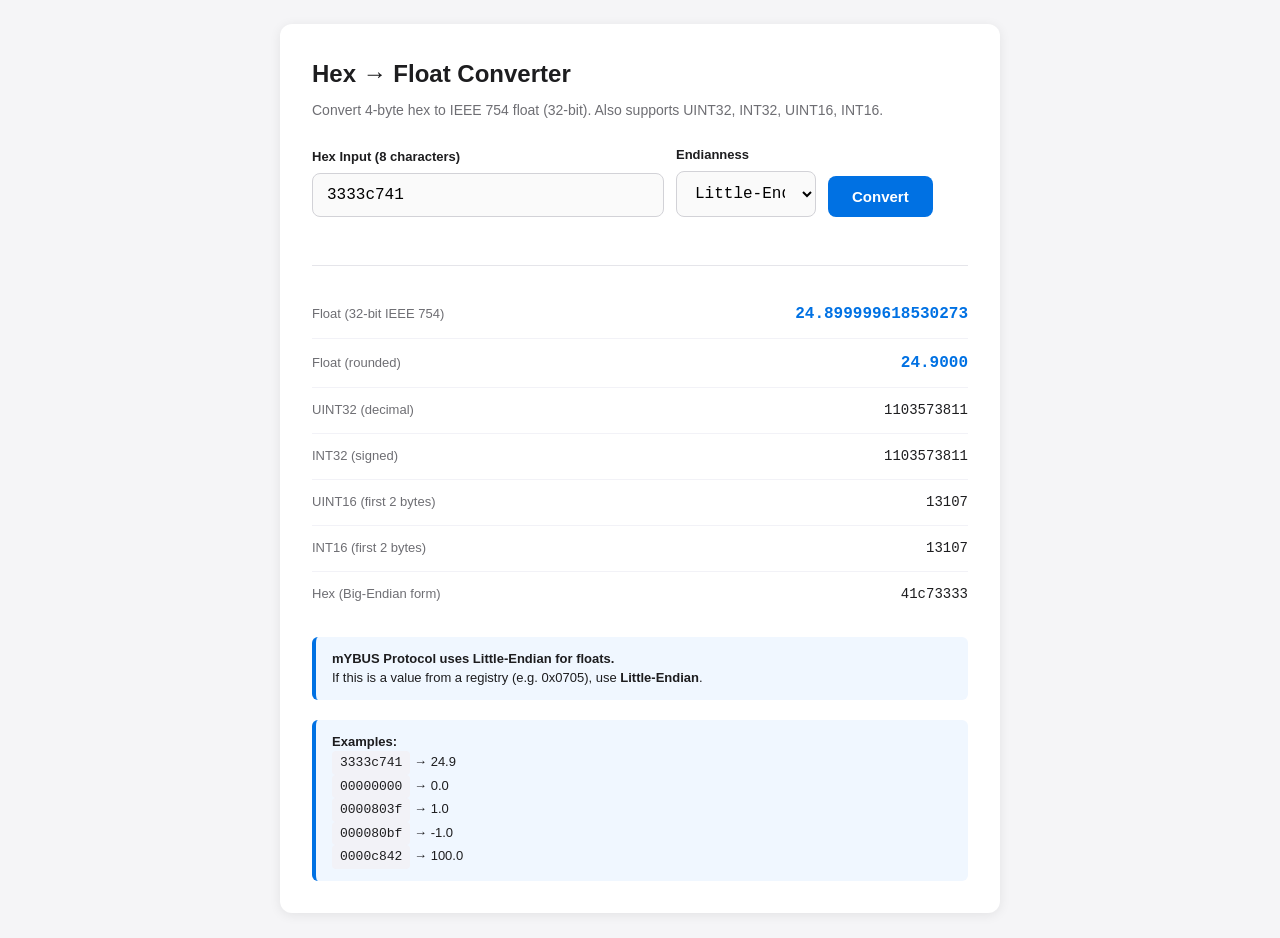
<file: test/hex-to-float.html>
<!DOCTYPE html>
<html lang="en">
<head>
<meta charset="UTF-8">
<meta name="viewport" content="width=device-width, initial-scale=1.0">
<title>Hex to Float Converter</title>
<style>
  * { box-sizing: border-box; margin: 0; padding: 0; }
  body {
    font-family: 'Segoe UI', Tahoma, sans-serif;
    background: #f5f5f7;
    color: #1d1d1f;
    padding: 24px;
    line-height: 1.5;
  }
  .container {
    max-width: 720px;
    margin: 0 auto;
    background: #ffffff;
    border-radius: 12px;
    padding: 32px;
    box-shadow: 0 2px 12px rgba(0,0,0,0.08);
  }
  h1 {
    font-size: 24px;
    font-weight: 600;
    margin-bottom: 8px;
    color: #1d1d1f;
  }
  .subtitle {
    font-size: 14px;
    color: #6e6e73;
    margin-bottom: 24px;
  }
  .field {
    margin-bottom: 20px;
  }
  label {
    display: block;
    font-size: 13px;
    font-weight: 600;
    color: #1d1d1f;
    margin-bottom: 6px;
  }
  input[type="text"], select {
    width: 100%;
    padding: 12px 14px;
    font-size: 16px;
    font-family: 'Consolas', 'Menlo', monospace;
    border: 1px solid #d2d2d7;
    border-radius: 8px;
    background: #fafafa;
    transition: border-color 0.15s;
  }
  input[type="text"]:focus, select:focus {
    outline: none;
    border-color: #0071e3;
    background: #ffffff;
  }
  .row {
    display: flex;
    gap: 12px;
    align-items: flex-end;
  }
  .row > .field {
    flex: 1;
  }
  .row > .field.small {
    flex: 0 0 140px;
  }
  button {
    padding: 12px 24px;
    font-size: 15px;
    font-weight: 600;
    border: none;
    border-radius: 8px;
    background: #0071e3;
    color: #ffffff;
    cursor: pointer;
    transition: background 0.15s;
  }
  button:hover { background: #0077ed; }
  button:active { background: #006edb; }
  .results {
    margin-top: 28px;
    padding-top: 24px;
    border-top: 1px solid #e5e5ea;
  }
  .result-item {
    display: flex;
    justify-content: space-between;
    align-items: center;
    padding: 12px 0;
    border-bottom: 1px solid #f2f2f7;
  }
  .result-item:last-child { border-bottom: none; }
  .result-label {
    font-size: 13px;
    color: #6e6e73;
    font-weight: 500;
  }
  .result-value {
    font-family: 'Consolas', 'Menlo', monospace;
    font-size: 16px;
    font-weight: 600;
    color: #0071e3;
    text-align: right;
    word-break: break-all;
  }
  .result-value.secondary {
    color: #1d1d1f;
    font-weight: 500;
    font-size: 14px;
  }
  .hint {
    margin-top: 20px;
    padding: 12px 16px;
    background: #f0f7ff;
    border-left: 4px solid #0071e3;
    border-radius: 6px;
    font-size: 13px;
    color: #1d1d1f;
  }
  .error {
    margin-top: 20px;
    padding: 12px 16px;
    background: #fff0f0;
    border-left: 4px solid #ff3b30;
    border-radius: 6px;
    font-size: 14px;
    color: #ff3b30;
    font-weight: 500;
  }
  .example {
    display: inline-block;
    padding: 2px 8px;
    background: #f2f2f7;
    border-radius: 4px;
    font-family: 'Consolas', monospace;
    font-size: 13px;
    color: #1d1d1f;
    cursor: pointer;
  }
  .example:hover { background: #e5e5ea; }
</style>
</head>
<body>
<div class="container">
  <h1>Hex → Float Converter</h1>
  <p class="subtitle">
    Convert 4-byte hex to IEEE 754 float (32-bit).
    Also supports UINT32, INT32, UINT16, INT16.
  </p>

  <div class="row">
    <div class="field" style="flex: 2;">
      <label for="hex">Hex Input (8 characters)</label>
      <input type="text" id="hex" value="3333c741" placeholder="e.g. 3333c741" maxlength="8">
    </div>
    <div class="field small">
      <label for="endian">Endianness</label>
      <select id="endian">
        <option value="le" selected>Little-Endian</option>
        <option value="be">Big-Endian</option>
      </select>
    </div>
    <div class="field small">
      <button onclick="convert()">Convert</button>
    </div>
  </div>

  <div id="output"></div>

  <div class="hint">
    <strong>Examples:</strong><br>
    <span class="example" onclick="fillExample('3333c741')">3333c741</span> → 24.9<br>
    <span class="example" onclick="fillExample('00000000')">00000000</span> → 0.0<br>
    <span class="example" onclick="fillExample('0000803f')">0000803f</span> → 1.0<br>
    <span class="example" onclick="fillExample('000080bf')">000080bf</span> → -1.0<br>
    <span class="example" onclick="fillExample('0000c842')">0000c842</span> → 100.0
  </div>
</div>

<script>
function hexToBytes(hex) {
  const bytes = new Uint8Array(4);
  for (let i = 0; i < 4; i++) {
    bytes[i] = parseInt(hex.substr(i * 2, 2), 16);
  }
  return bytes;
}

function convert() {
  const hexInput = document.getElementById('hex').value.trim().toLowerCase();
  const endian = document.getElementById('endian').value;
  const littleEndian = endian === 'le';
  const output = document.getElementById('output');

  // Validate input
  if (!/^[0-9a-f]{8}$/.test(hexInput)) {
    output.innerHTML = '<div class="error">Invalid hex: must be exactly 8 hex characters (4 bytes).</div>';
    return;
  }

  const bytes = hexToBytes(hexInput);
  const buffer = bytes.buffer;
  const view = new DataView(buffer);

  // Convert
  const float32 = view.getFloat32(0, littleEndian);
  const uint32  = view.getUint32(0, littleEndian);
  const int32   = view.getInt32(0, littleEndian);

  // UINT16 / INT16 (from first 2 bytes only)
  const uint16 = view.getUint16(0, littleEndian);
  const int16  = view.getInt16(0, littleEndian);

  // Hex string (reversed for Big-Endian)
  const hexReversed = littleEndian
    ? hexInput.match(/../g).reverse().join('')
    : hexInput;

  // Build output
  let html = '<div class="results">';

  html += `
    <div class="result-item">
      <span class="result-label">Float (32-bit IEEE 754)</span>
      <span class="result-value">${float32}</span>
    </div>
  `;

  html += `
    <div class="result-item">
      <span class="result-label">Float (rounded)</span>
      <span class="result-value">${float32.toFixed(4)}</span>
    </div>
  `;

  html += `
    <div class="result-item">
      <span class="result-label">UINT32 (decimal)</span>
      <span class="result-value secondary">${uint32}</span>
    </div>
  `;

  html += `
    <div class="result-item">
      <span class="result-label">INT32 (signed)</span>
      <span class="result-value secondary">${int32}</span>
    </div>
  `;

  html += `
    <div class="result-item">
      <span class="result-label">UINT16 (first 2 bytes)</span>
      <span class="result-value secondary">${uint16}</span>
    </div>
  `;

  html += `
    <div class="result-item">
      <span class="result-label">INT16 (first 2 bytes)</span>
      <span class="result-value secondary">${int16}</span>
    </div>
  `;

  html += `
    <div class="result-item">
      <span class="result-label">Hex (Big-Endian form)</span>
      <span class="result-value secondary">${hexReversed}</span>
    </div>
  `;

  html += '</div>';

  // Add a small hint about mYBUS usage
  html += `
    <div class="hint" style="margin-top: 20px;">
      <strong>mYBUS Protocol uses Little-Endian for floats.</strong><br>
      If this is a value from a registry (e.g. 0x0705), use <strong>Little-Endian</strong>.
    </div>
  `;

  output.innerHTML = html;
}

function fillExample(hex) {
  document.getElementById('hex').value = hex;
  convert();
}

// Auto-convert on page load
window.addEventListener('DOMContentLoaded', convert);
</script>
</body>
</html>
</file>
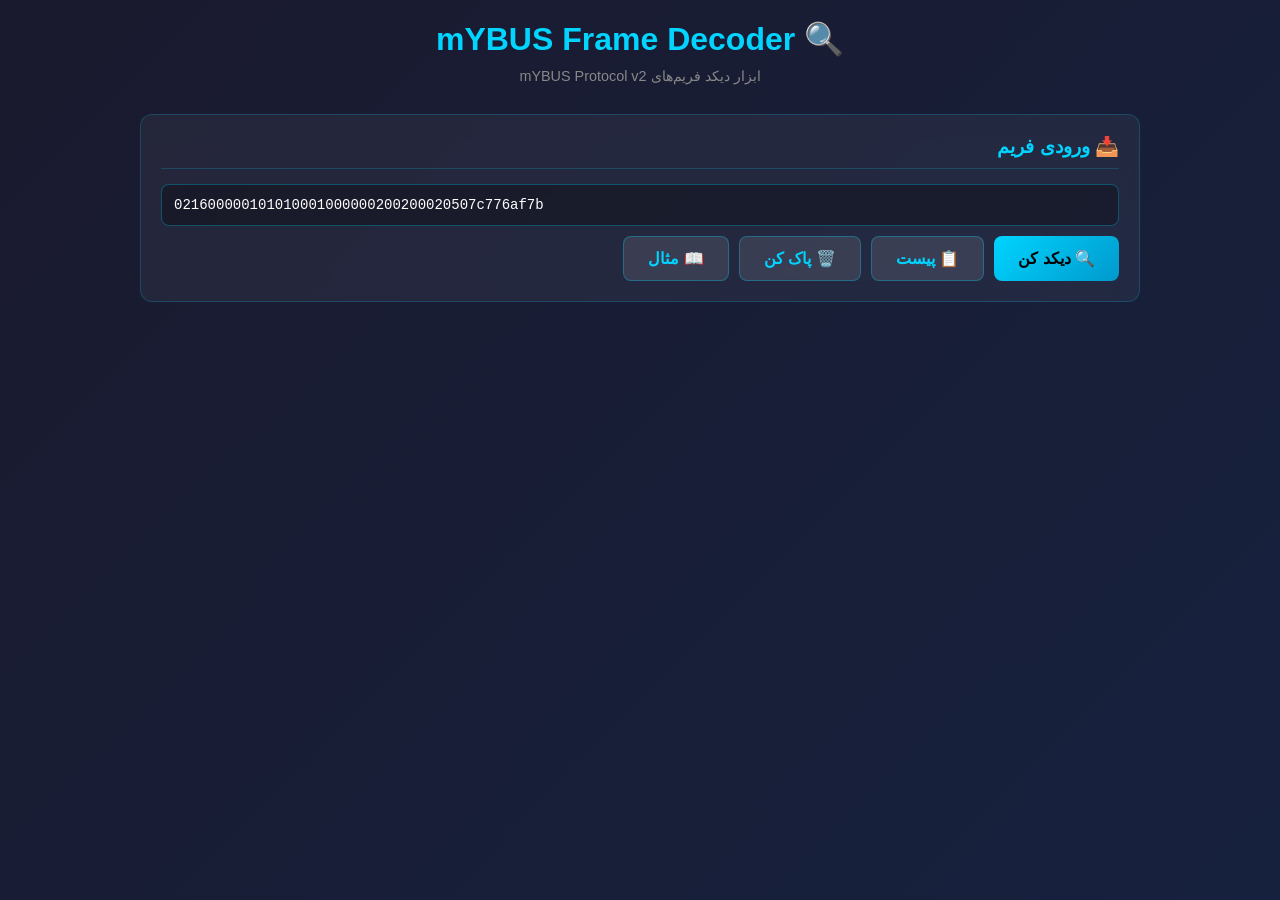
<file: test/mybus_decoder.html>
<!DOCTYPE html>
<html lang="fa" dir="rtl">
<head>
    <meta charset="UTF-8">
    <meta name="viewport" content="width=device-width, initial-scale=1.0">
    <title>mYBUS Frame Decoder</title>
    <style>
        * {
            box-sizing: border-box;
            margin: 0;
            padding: 0;
        }

        body {
            font-family: 'Segoe UI', Tahoma, sans-serif;
            background: linear-gradient(135deg, #1a1a2e 0%, #16213e 100%);
            color: #eee;
            min-height: 100vh;
            padding: 20px;
        }

        .container {
            max-width: 1000px;
            margin: 0 auto;
        }

        h1 {
            text-align: center;
            color: #00d4ff;
            margin-bottom: 10px;
            font-size: 2em;
        }

        .subtitle {
            text-align: center;
            color: #888;
            margin-bottom: 30px;
            font-size: 0.9em;
        }

        .card {
            background: rgba(255, 255, 255, 0.05);
            border: 1px solid rgba(0, 212, 255, 0.2);
            border-radius: 12px;
            padding: 20px;
            margin-bottom: 20px;
            backdrop-filter: blur(10px);
        }

        .card h2 {
            color: #00d4ff;
            margin-bottom: 15px;
            font-size: 1.2em;
            border-bottom: 1px solid rgba(0, 212, 255, 0.2);
            padding-bottom: 10px;
        }

        input[type="text"], textarea {
            width: 100%;
            padding: 12px;
            background: rgba(0, 0, 0, 0.3);
            border: 1px solid rgba(0, 212, 255, 0.3);
            border-radius: 8px;
            color: #fff;
            font-family: 'Courier New', monospace;
            font-size: 14px;
            direction: ltr;
            text-align: left;
        }

        input[type="text"]:focus, textarea:focus {
            outline: none;
            border-color: #00d4ff;
            box-shadow: 0 0 10px rgba(0, 212, 255, 0.3);
        }

        button {
            background: linear-gradient(135deg, #00d4ff, #0099cc);
            color: #000;
            border: none;
            padding: 12px 24px;
            border-radius: 8px;
            font-size: 16px;
            font-weight: bold;
            cursor: pointer;
            margin-top: 10px;
            transition: transform 0.2s, box-shadow 0.2s;
        }

        button:hover {
            transform: translateY(-2px);
            box-shadow: 0 5px 20px rgba(0, 212, 255, 0.4);
        }

        button:active {
            transform: translateY(0);
        }

        .btn-group {
            display: flex;
            gap: 10px;
            flex-wrap: wrap;
        }

        .btn-secondary {
            background: rgba(255, 255, 255, 0.1);
            color: #00d4ff;
            border: 1px solid rgba(0, 212, 255, 0.3);
        }

        .btn-secondary:hover {
            background: rgba(0, 212, 255, 0.1);
        }

        table {
            width: 100%;
            border-collapse: collapse;
            margin-top: 10px;
        }

        th, td {
            padding: 10px 12px;
            text-align: left;
            border-bottom: 1px solid rgba(255, 255, 255, 0.1);
            font-size: 14px;
        }

        th {
            color: #00d4ff;
            font-weight: bold;
            background: rgba(0, 212, 255, 0.05);
        }

        tr:hover {
            background: rgba(0, 212, 255, 0.05);
        }

        .value {
            font-family: 'Courier New', monospace;
            color: #ffcc00;
            direction: ltr;
        }

        .hex-dump {
            font-family: 'Courier New', monospace;
            background: rgba(0, 0, 0, 0.4);
            padding: 15px;
            border-radius: 8px;
            direction: ltr;
            text-align: left;
            font-size: 13px;
            line-height: 1.8;
            overflow-x: auto;
            white-space: pre;
        }

        .hex-dump .offset {
            color: #666;
        }

        .hex-dump .byte {
            color: #00d4ff;
        }

        .hex-dump .ascii {
            color: #ffcc00;
        }

        .hex-dump .highlight {
            background: rgba(0, 212, 255, 0.3);
            border-radius: 3px;
            padding: 1px 2px;
        }

        .status-pass {
            color: #00ff88;
            font-weight: bold;
        }

        .status-fail {
            color: #ff4466;
            font-weight: bold;
        }

        .status-warn {
            color: #ffcc00;
            font-weight: bold;
        }

        .grid-2 {
            display: grid;
            grid-template-columns: 1fr 1fr;
            gap: 15px;
        }

        @media (max-width: 600px) {
            .grid-2 {
                grid-template-columns: 1fr;
            }
        }

        .info-box {
            background: rgba(0, 212, 255, 0.1);
            border-left: 3px solid #00d4ff;
            padding: 10px 15px;
            border-radius: 5px;
            margin-top: 10px;
            font-size: 0.9em;
        }

        .error-box {
            background: rgba(255, 68, 102, 0.1);
            border-left: 3px solid #ff4466;
            padding: 10px 15px;
            border-radius: 5px;
            margin-top: 10px;
            font-size: 0.9em;
        }

        .tag {
            display: inline-block;
            padding: 2px 8px;
            border-radius: 4px;
            font-size: 0.8em;
            font-weight: bold;
        }

        .tag-ok {
            background: rgba(0, 255, 136, 0.2);
            color: #00ff88;
        }

        .tag-err {
            background: rgba(255, 68, 102, 0.2);
            color: #ff4466;
        }

        .tag-warn {
            background: rgba(255, 204, 0, 0.2);
            color: #ffcc00;
        }
    </style>
</head>
<body>
    <div class="container">
        <h1>🔍 mYBUS Frame Decoder</h1>
        <p class="subtitle">ابزار دیکد فریم‌های mYBUS Protocol v2</p>

        <!-- Input Section -->
        <div class="card">
            <h2>📥 ورودی فریم</h2>
            <input type="text" id="frameInput" 
                   placeholder="مثال: 021600000101010001000000200200020507c776af7b"
                   value="021600000101010001000000200200020507c776af7b">
            <div class="btn-group">
                <button onclick="decodeFrame()">🔍 دیکد کن</button>
                <button class="btn-secondary" onclick="pasteFromClipboard()">📋 پیست</button>
                <button class="btn-secondary" onclick="clearInput()">🗑️ پاک کن</button>
                <button class="btn-secondary" onclick="loadExample()">📖 مثال</button>
            </div>
        </div>

        <!-- Header Section -->
        <div class="card" id="headerCard" style="display:none;">
            <h2>📋 Header (16 bytes)</h2>
            <table id="headerTable">
                <thead>
                    <tr>
                        <th>فیلد</th>
                        <th>Offset</th>
                        <th>مقدار</th>
                        <th>توضیح</th>
                    </tr>
                </thead>
                <tbody id="headerBody"></tbody>
            </table>
        </div>

        <!-- Payload Section -->
        <div class="card" id="payloadCard" style="display:none;">
            <h2>📦 Payload</h2>
            <div id="payloadContent"></div>
        </div>

        <!-- CRC Section -->
        <div class="card" id="crcCard" style="display:none;">
            <h2>🔐 CRC32</h2>
            <div id="crcContent"></div>
        </div>

        <!-- Hex Dump Section -->
        <div class="card" id="hexCard" style="display:none;">
            <h2>🔢 Hex Dump</h2>
            <div class="hex-dump" id="hexDump"></div>
        </div>

        <!-- Analysis Section -->
        <div class="card" id="analysisCard" style="display:none;">
            <h2>📊 تحلیل</h2>
            <div id="analysisContent"></div>
        </div>
    </div>

    <script>
        // ============================================================
        // CRC32 (IEEE 802.3)
        // ============================================================
        const crc32Table = (() => {
            const table = new Uint32Array(256);
            for (let i = 0; i < 256; i++) {
                let c = i;
                for (let k = 0; k < 8; k++) {
                    c = (c & 1) ? (0xEDB88320 ^ (c >>> 1)) : (c >>> 1);
                }
                table[i] = c;
            }
            return table;
        })();

        function crc32(bytes) {
            let crc = 0xFFFFFFFF;
            for (let i = 0; i < bytes.length; i++) {
                crc = crc32Table[(crc ^ bytes[i]) & 0xFF] ^ (crc >>> 8);
            }
            return (crc ^ 0xFFFFFFFF) >>> 0;
        }

        // ============================================================
        // Constants
        // ============================================================
        const COMMANDS = {
            0: 'INVALID',
            1: 'SET_ADDRESS',
            2: 'READ_REGISTRY',
            3: 'WRITE_REGISTRY',
            4: 'PING',
            5: 'WHO_IS'
        };

        const INTERFACES = {
            0: 'SCU',
            1: 'WiFi',
            2: 'Ethernet',
            3: 'Serial',
            4: 'PLC',
            5: 'KNX',
            6: 'Radio'
        };

        const DATA_TYPES = {
            0: 'BIT',
            1: 'UINT8',
            2: 'UINT16',
            3: 'UINT32',
            4: 'INT8',
            5: 'INT16',
            6: 'INT32',
            7: 'FLOAT',
            8: 'STRING',
            9: 'STRUCT',
            10: 'JSON'
        };

        // ============================================================
        // Decoder
        // ============================================================
        function decodeFrame() {
            const input = document.getElementById('frameInput').value.trim();
            
            // حذف فاصله‌ها و کاراکترهای اضافی
            const hexStr = input.replace(/[\s\-:]/g, '');
            
            if (!/^[0-9a-fA-F]+$/.test(hexStr)) {
                alert('❌ ورودی معتبر نیست. فقط کاراکترهای hex مجازند.');
                return;
            }
            
            if (hexStr.length % 2 !== 0) {
                alert('❌ تعداد کاراکترها باید زوج باشد.');
                return;
            }
            
            const bytes = new Uint8Array(hexStr.length / 2);
            for (let i = 0; i < bytes.length; i++) {
                bytes[i] = parseInt(hexStr.substr(i * 2, 2), 16);
            }
            
            if (bytes.length < 20) {
                alert('❌ فریم خیلی کوتاه است (حداقل ۲۰ بایت).');
                return;
            }
            
            // Parse header
            const hdr = {
                protocolVersion: bytes[0],
                length: bytes[1] | (bytes[2] << 8),
                sequence: bytes[3],
                interfaceId: bytes[4],
                zone: bytes[5],
                deviceId: bytes[6],
                reserved: bytes[7],
                requestNumber: bytes[8] | (bytes[9] << 8),
                qos: bytes[10],
                options: bytes[11],
                flags: bytes[12],
                security: bytes[13],
                compression: bytes[14],
                command: bytes[15]
            };
            
            // Payload
            const payloadLen = Math.max(0, bytes.length - 20);
            const payload = bytes.slice(16, 16 + payloadLen);
            
            // CRC
            const crcReceived = (bytes[bytes.length - 4] | 
                                (bytes[bytes.length - 3] << 8) |
                                (bytes[bytes.length - 2] << 16) |
                                (bytes[bytes.length - 1] << 24)) >>> 0;
            const crcCalculated = crc32(bytes.slice(0, bytes.length - 4));
            
            // Render
            renderHeader(hdr, bytes.length);
            renderPayload(hdr, payload);
            renderCRC(crcReceived, crcCalculated, bytes);
            renderHexDump(bytes);
            renderAnalysis(hdr, payload, bytes, crcReceived, crcCalculated);
            
            // Show cards
            document.getElementById('headerCard').style.display = 'block';
            document.getElementById('payloadCard').style.display = 'block';
            document.getElementById('crcCard').style.display = 'block';
            document.getElementById('hexCard').style.display = 'block';
            document.getElementById('analysisCard').style.display = 'block';
        }

        // ============================================================
        // Render Header
        // ============================================================
        function renderHeader(hdr, actualLen) {
            const rows = [
                ['Protocol Version', '0', hdr.protocolVersion, 
                 hdr.protocolVersion === 2 ? '✅ mYBUS v2' : '❌ نسخه نامعتبر'],
                ['Length', '1-2', hdr.length, 
                 hdr.length === actualLen ? '✅ مطابق' : `⚠️ واقعی: ${actualLen}`],
                ['Sequence', '3', hdr.sequence, ''],
                ['Interface', '4', hdr.interfaceId, 
                 INTERFACES[hdr.interfaceId] || 'نامشخص'],
                ['Zone', '5', hdr.zone, ''],
                ['Device ID', '6', hdr.deviceId, ''],
                ['Reserved', '7', hdr.reserved, 
                 hdr.reserved === 0 ? '✅' : '⚠️ باید ۰ باشد'],
                ['Request Number', '8-9', hdr.requestNumber, ''],
                ['QoS', '10', hdr.qos, ''],
                ['Options', '11', hdr.options, ''],
                ['Flags', '12', `0x${hdr.flags.toString(16).padStart(2, '0')}`, 
                 getFlagsDesc(hdr.flags)],
                ['Security', '13', `0x${hdr.security.toString(16).padStart(2, '0')}`, 
                 getSecurityDesc(hdr.security)],
                ['Compression', '14', hdr.compression, 
                 hdr.compression === 0 ? 'بدون فشرده‌سازی' : ''],
                ['Command', '15', hdr.command, 
                 COMMANDS[hdr.command] || 'نامشخص']
            ];
            
            const tbody = document.getElementById('headerBody');
            tbody.innerHTML = rows.map(([field, offset, value, desc]) => 
                `<tr>
                    <td><strong>${field}</strong></td>
                    <td class="value">${offset}</td>
                    <td class="value">${value}</td>
                    <td>${desc}</td>
                </tr>`
            ).join('');
        }

        // ============================================================
        // Render Payload
        // ============================================================
        function renderPayload(hdr, payload) {
            const container = document.getElementById('payloadContent');
            
            if (payload.length === 0) {
                container.innerHTML = '<p class="status-warn">⚠️ Payload خالی است</p>';
                return;
            }
            
            let html = `
                <table>
                    <tr>
                        <th>طول</th>
                        <td class="value">${payload.length} bytes</td>
                    </tr>
                    <tr>
                        <th>Hex</th>
                        <td class="value">${Array.from(payload).map(b => b.toString(16).padStart(2, '0')).join(' ')}</td>
                    </tr>
                </table>
            `;
            
            // اگر Registry باشد
            if (hdr.command === 2 || hdr.command === 3) {
                if (payload.length >= 2) {
                    const regAddr = payload[0] | (payload[1] << 8);
                    html += `
                        <div class="info-box">
                            <strong>📝 Registry:</strong><br>
                            Address: <span class="value">0x${regAddr.toString(16).padStart(4, '0')}</span><br>
                    `;
                    
                    if (payload.length > 2) {
                        const value = payload.slice(2);
                        html += `
                            Value (${value.length} bytes): 
                            <span class="value">${Array.from(value).map(b => b.toString(16).padStart(2, '0')).join(' ')}</span><br>
                            Value (decoded): <span class="value">${Array.from(value).join(', ')}</span>
                        `;
                    }
                    
                    html += '</div>';
                }
            }
            
            container.innerHTML = html;
        }

        // ============================================================
        // Render CRC
        // ============================================================
        function renderCRC(received, calculated, bytes) {
            const match = received === calculated;
            const container = document.getElementById('crcContent');
            
            container.innerHTML = `
                <table>
                    <tr>
                        <th>CRC دریافتی</th>
                        <td class="value">0x${received.toString(16).padStart(8, '0').toUpperCase()}</td>
                    </tr>
                    <tr>
                        <th>CRC محاسبه‌شده</th>
                        <td class="value">0x${calculated.toString(16).padStart(8, '0').toUpperCase()}</td>
                    </tr>
                    <tr>
                        <th>وضعیت</th>
                        <td class="${match ? 'status-pass' : 'status-fail'}">
                            ${match ? '✅ مطابقت دارد' : '❌ مطابقت ندارد'}
                        </td>
                    </tr>
                </table>
                ${!match ? `
                    <div class="error-box">
                        <strong>⚠️ هشدار:</strong> CRC مطابقت ندارد. فریم ممکن است:
                        <ul style="margin-top: 5px; margin-right: 20px;">
                            <li>خراب شده باشد</li>
                            <li>رمزنگاری‌شده باشد</li>
                            <li>ناقص باشد</li>
                        </ul>
                    </div>
                ` : ''}
            `;
        }

        // ============================================================
        // Render Hex Dump
        // ============================================================
        function renderHexDump(bytes) {
            const container = document.getElementById('hexDump');
            let html = '';
            
            for (let i = 0; i < bytes.length; i += 16) {
                const chunk = bytes.slice(i, i + 16);
                const offset = i.toString(16).padStart(4, '0');
                
                let hexPart = '';
                for (let j = 0; j < 16; j++) {
                    if (j < chunk.length) {
                        hexPart += chunk[j].toString(16).padStart(2, '0');
                    } else {
                        hexPart += '  ';
                    }
                    if (j === 7) hexPart += ' ';
                    hexPart += ' ';
                }
                
                let asciiPart = '';
                for (let j = 0; j < chunk.length; j++) {
                    const b = chunk[j];
                    asciiPart += (b >= 32 && b <= 126) ? String.fromCharCode(b) : '.';
                }
                
                html += `<span class="offset">${offset}</span>  ${hexPart} <span class="ascii">|${asciiPart}|</span>\n`;
            }
            
            container.innerHTML = html;
        }

        // ============================================================
        // Render Analysis
        // ============================================================
        function renderAnalysis(hdr, payload, bytes, crcReceived, crcCalculated) {
            const container = document.getElementById('analysisContent');
            const issues = [];
            const successes = [];
            
            // Check protocol
            if (hdr.protocolVersion === 2) {
                successes.push('پروتکل mYBUS v2 صحیح');
            } else {
                issues.push(`پروتکل باید 2 باشد، اما ${hdr.protocolVersion} است`);
            }
            
            // Check length
            if (hdr.length === bytes.length) {
                successes.push('طول فریم صحیح');
            } else {
                issues.push(`طول اعلام‌شده (${hdr.length}) با طول واقعی (${bytes.length}) مطابقت ندارد`);
            }
            
            // Check reserved
            if (hdr.reserved === 0) {
                successes.push('Reserved صحیح (0)');
            } else {
                issues.push(`Reserved باید 0 باشد، اما ${hdr.reserved} است`);
            }
            
            // Check CRC
            if (crcReceived === crcCalculated) {
                successes.push('CRC32 صحیح');
            } else {
                issues.push('CRC32 مطابقت ندارد');
            }
            
            // Check command
            if (hdr.command === 2 || hdr.command === 3) {
                successes.push(`دستور Registry: ${COMMANDS[hdr.command]}`);
            } else if (hdr.command === 0) {
                issues.push('Command نامعتبر (0)');
            }
            
            // Render
            let html = '';
            
            if (successes.length > 0) {
                html += '<div class="info-box"><strong>✅ موفق:</strong><ul style="margin-right: 20px; margin-top: 5px;">';
                successes.forEach(s => html += `<li>${s}</li>`);
                html += '</ul></div>';
            }
            
            if (issues.length > 0) {
                html += '<div class="error-box"><strong>❌ مشکلات:</strong><ul style="margin-right: 20px; margin-top: 5px;">';
                issues.forEach(i => html += `<li>${i}</li>`);
                html += '</ul></div>';
            }
            
            // اگر فریم مشکوک است
            if (issues.length > 0) {
                html += `
                    <div class="info-box" style="margin-top: 15px;">
                        <strong>💡 پیشنهاد:</strong><br>
                        اگر فریم رمزنگاری‌شده است، ابتدا آن را با AES-256-GCM دیکریپت کنید
                        و سپس با این ابزار دیکد نمایید.
                    </div>
                `;
            }
            
            container.innerHTML = html;
        }

        // ============================================================
        // Helpers
        // ============================================================
        function getFlagsDesc(flags) {
            const parts = [];
            if (flags & 0x01) parts.push('RSP (پاسخ)');
            else parts.push('Request');
            if (flags & 0x04) parts.push('S/F (خطا)');
            if (flags & 0x20) parts.push('SCU');
            return parts.join(' | ');
        }

        function getSecurityDesc(sec) {
            if (sec === 0) return 'بدون امنیت';
            if (sec === 0x20) return 'AES-256-GCM';
            return `0x${sec.toString(16)}`;
        }

        // ============================================================
        // UI Actions
        // ============================================================
        function pasteFromClipboard() {
            navigator.clipboard.readText().then(text => {
                document.getElementById('frameInput').value = text.trim();
            }).catch(err => {
                alert('❌ دسترسی به کلیپ‌بورد ممکن نیست');
            });
        }

        function clearInput() {
            document.getElementById('frameInput').value = '';
            ['headerCard', 'payloadCard', 'crcCard', 'hexCard', 'analysisCard'].forEach(id => {
                document.getElementById(id).style.display = 'none';
            });
        }

        function loadExample() {
            const examples = [
                '021600000101010001000000200200020507c776af7b',
                '02140000010101000100000000000002028101',
                '0218000001010100010000000000000203810301'
            ];
            const idx = Math.floor(Math.random() * examples.length);
            document.getElementById('frameInput').value = examples[idx];
        }

        // ============================================================
        // Keyboard shortcut
        // ============================================================
        document.getElementById('frameInput').addEventListener('keypress', (e) => {
            if (e.key === 'Enter') decodeFrame();
        });
    </script>
</body>
</html>
</file>
